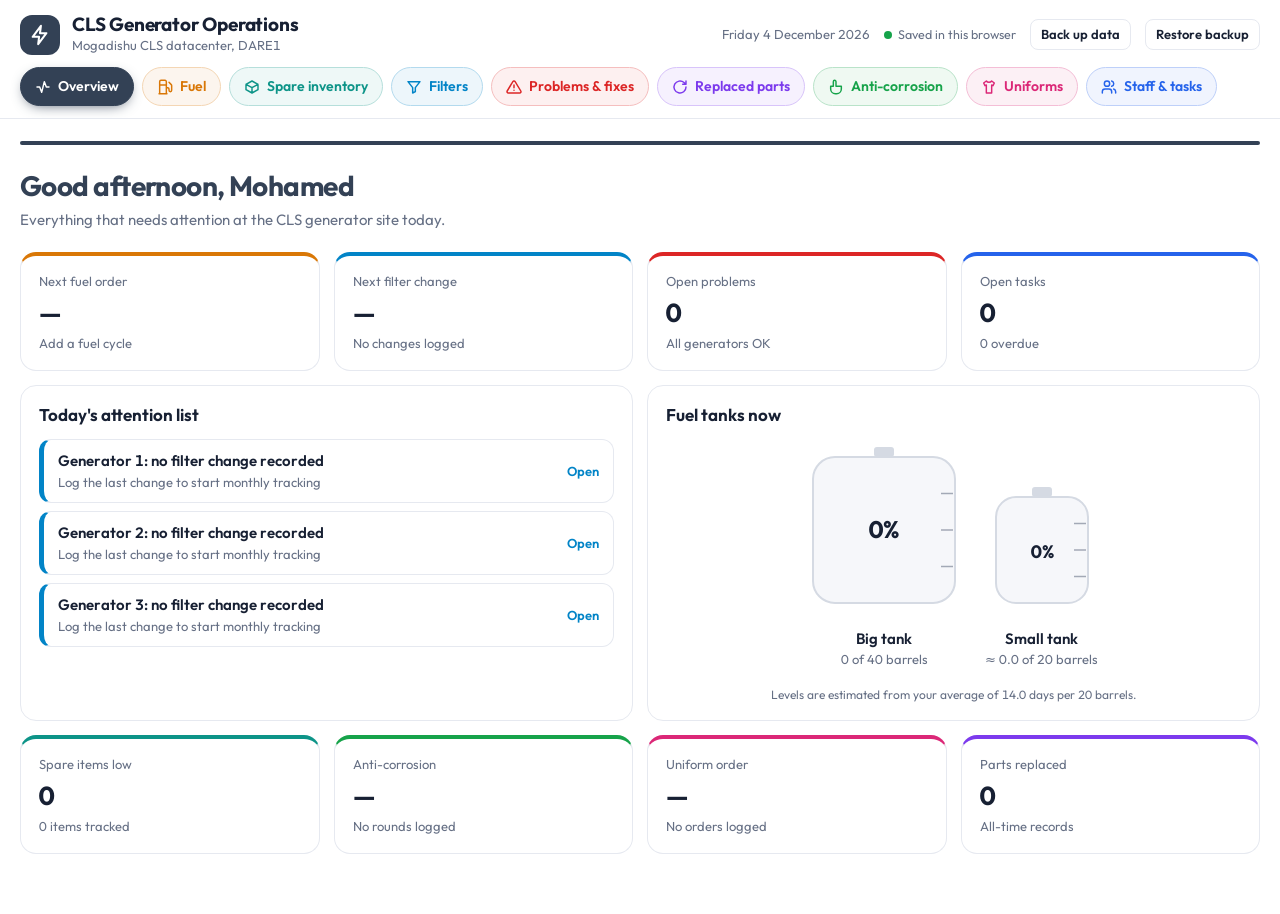
<file: index.html>
<!DOCTYPE html>
<html lang="en">
<head>
<meta charset="utf-8">
<meta name="viewport" content="width=device-width, initial-scale=1, viewport-fit=cover">
<meta name="color-scheme" content="light">
<title>CLS Generator Operations</title>
<link rel="preconnect" href="https://fonts.googleapis.com">
<link rel="preconnect" href="https://fonts.gstatic.com" crossorigin>
<link href="https://fonts.googleapis.com/css2?family=Outfit:wght@400;500;600;700;800&display=swap" rel="stylesheet">
<link rel="stylesheet" href="style.css">
</head>
<body>
<header class="top">
  <div class="bar">
    <div class="brand">
      <div class="logo" aria-hidden="true">
        <svg width="22" height="22" viewBox="0 0 24 24" fill="none" stroke="currentColor" stroke-width="2.2" stroke-linecap="round" stroke-linejoin="round"><path d="M13 2 4 14h7l-1 8 9-12h-7l1-8z"/></svg>
      </div>
      <div>
        <h1>CLS Generator Operations</h1>
        <p>Mogadishu CLS datacenter, DARE1</p>
      </div>
    </div>
    <span class="today" id="todayLbl"></span>
    <span class="sync"><span class="dot" id="syncDot"></span><span id="syncLbl">Loading…</span></span>
    <button class="btn ghost sm" id="backupBtn" type="button">Back up data</button>
    <button class="btn ghost sm" id="restoreBtn" type="button">Restore backup</button>
    <input type="file" id="restoreFile" accept="application/json,.json" hidden>
  </div>
  <nav class="tabs" id="tabs" role="tablist"></nav>
</header>
<main>
  <div class="band"></div>
  <div id="view"></div>
</main>
<div class="backdrop" id="backdrop"><div class="modal" id="modal" role="dialog" aria-modal="true"></div></div>
<div class="toast" id="toast"></div>

<script src="app.js"></script>
</body>
</html>
</file>
<file: style.css>
/* CLS Generator Operations, Mogadishu CLS */
:root{
  box-sizing:border-box;
  padding-top:env(safe-area-inset-top,0px);
  padding-bottom:env(safe-area-inset-bottom,0px);
  --bg:#ffffff; --ink:#172033; --muted:#667085; --line:#E6E9F0; --soft:#F6F7FA;
  --overview:#334155; --fuel:#D97706; --spares:#0D9488; --filters:#0284C7; --problems:#DC2626;
  --replaced:#7C3AED; --painting:#16A34A; --uniforms:#DB2777; --staff:#2563EB;
  --accent:var(--overview);
}
html{scroll-padding-top:env(safe-area-inset-top,0px)}
*,*::before,*::after{box-sizing:inherit}
html,body{margin:0;background:#fff;color:var(--ink)}
body{font-family:"Outfit",system-ui,-apple-system,"Segoe UI",Roboto,sans-serif;font-size:15px;line-height:1.5;font-variant-numeric:tabular-nums}
button,input,select,textarea{font:inherit;color:inherit}
button{cursor:pointer}
:focus-visible{outline:3px solid color-mix(in srgb,var(--accent) 45%,transparent);outline-offset:2px}

/* Header */
header.top{position:sticky;top:env(safe-area-inset-top,0px);z-index:20;background:#fff;border-bottom:1px solid var(--line)}
.bar{max-width:1280px;margin:0 auto;padding:14px 20px 0;display:flex;align-items:center;gap:14px;flex-wrap:wrap}
.brand{display:flex;align-items:center;gap:12px;margin-right:auto}
.logo{width:40px;height:40px;border-radius:12px;background:var(--accent);display:grid;place-items:center;color:#fff;transition:background .3s}
.brand h1{font-size:19px;margin:0;font-weight:700;letter-spacing:-.01em;line-height:1.15}
.brand p{margin:0;color:var(--muted);font-size:13px}
.sync{font-size:12.5px;color:var(--muted);display:flex;align-items:center;gap:6px}
.dot{width:8px;height:8px;border-radius:50%;background:#A3A9B6}
.dot.on{background:#16A34A}
.today{font-size:13px;color:var(--muted)}
nav.tabs{max-width:1280px;margin:0 auto;padding:12px 20px 12px;display:flex;gap:8px;overflow-x:auto;scrollbar-width:thin}
.tab{--c:var(--overview);border:1.5px solid color-mix(in srgb,var(--c) 30%,#fff);background:color-mix(in srgb,var(--c) 7%,#fff);color:var(--c);
  padding:8px 14px;border-radius:999px;font-weight:600;font-size:14px;white-space:nowrap;display:flex;align-items:center;gap:7px}
.tab:hover{background:color-mix(in srgb,var(--c) 14%,#fff)}
.tab[aria-selected="true"]{background:var(--c);color:#fff;border-color:var(--c);box-shadow:0 4px 14px -6px var(--c)}
.tab .n{background:#fff;color:var(--c);border-radius:999px;font-size:11.5px;padding:0 7px;font-weight:700;line-height:18px}
.tab[aria-selected="true"] .n{color:var(--c)}

main{max-width:1280px;margin:0 auto;padding:22px 20px 60px}
.band{height:4px;background:var(--accent);border-radius:4px;margin-bottom:20px;transition:background .3s}
h2.title{font-size:28px;margin:0;font-weight:700;letter-spacing:-.02em;color:var(--accent)}
.sub{color:var(--muted);margin:2px 0 20px;max-width:70ch}
.head{display:flex;align-items:flex-end;gap:12px;flex-wrap:wrap;justify-content:space-between}
h3{font-size:17px;margin:28px 0 12px;font-weight:650}

.grid{display:grid;gap:14px}
.g4{grid-template-columns:repeat(auto-fit,minmax(210px,1fr))}
.g3{grid-template-columns:repeat(auto-fit,minmax(260px,1fr))}
.g2{grid-template-columns:repeat(auto-fit,minmax(340px,1fr))}
.card{background:#fff;border:1px solid var(--line);border-radius:16px;padding:16px 18px}
.stat{border-top:4px solid var(--c,var(--accent))}
.stat .k{font-size:13px;color:var(--muted)}
.stat .v{font-size:26px;font-weight:700;letter-spacing:-.02em;margin-top:2px;color:var(--ink)}
.stat .d{font-size:13px;color:var(--muted);margin-top:2px}
.stat.clickable{cursor:pointer}
.stat.clickable:hover{border-color:var(--c)}

.pill{display:inline-flex;align-items:center;gap:5px;font-size:12.5px;font-weight:600;padding:2px 10px;border-radius:999px;white-space:nowrap}
.ok{background:#E8F7EE;color:#15803D}
.warn{background:#FFF4E0;color:#B45309}
.bad{background:#FDECEC;color:#B91C1C}
.info{background:#EAF2FE;color:#1D4ED8}
.neutral{background:var(--soft);color:var(--muted)}

.btn{border:0;background:var(--accent);color:#fff;padding:9px 16px;border-radius:10px;font-weight:600;display:inline-flex;align-items:center;gap:6px}
.btn:hover{filter:brightness(1.07)}
.btn.ghost{background:#fff;color:var(--ink);border:1px solid var(--line)}
.btn.ghost:hover{background:var(--soft)}
.btn.sm{padding:5px 10px;font-size:13px;border-radius:8px}
.btn.danger{background:#DC2626}
.icon-btn{border:1px solid var(--line);background:#fff;border-radius:8px;width:30px;height:30px;display:inline-grid;place-items:center;color:var(--muted)}
.icon-btn:hover{color:var(--ink);background:var(--soft)}

/* Tables */
.tools{display:flex;gap:8px;align-items:center;flex-wrap:wrap;margin-bottom:10px}
.search{flex:1;min-width:180px;max-width:340px;border:1px solid var(--line);border-radius:10px;padding:8px 12px;background:#fff}
.tablewrap{overflow-x:auto;border:1px solid var(--line);border-radius:14px;background:#fff}
table{border-collapse:collapse;width:100%;min-width:640px}
th{text-align:left;font-size:12.5px;color:var(--muted);font-weight:600;padding:10px 12px;background:var(--soft);border-bottom:1px solid var(--line);white-space:nowrap}
td{padding:10px 12px;border-bottom:1px solid var(--line);vertical-align:top;font-size:14px}
tr:last-child td{border-bottom:0}
tbody tr:hover td{background:color-mix(in srgb,var(--accent) 4%,#fff)}
td.act{white-space:nowrap;text-align:right;width:1%}
.empty{padding:34px 16px;text-align:center;color:var(--muted)}
.clip{max-width:280px}
.tag{display:inline-block;background:color-mix(in srgb,var(--accent) 10%,#fff);color:var(--accent);font-size:12px;font-weight:600;border-radius:6px;padding:1px 7px;margin:1px 3px 1px 0}

/* Fuel tanks */
.tanks{display:flex;gap:26px;align-items:flex-end;justify-content:center;flex-wrap:wrap;padding:6px 0}
.tank{text-align:center}
.tank .lbl{font-weight:600;margin-top:6px}
.tank .amt{color:var(--muted);font-size:13px}
.fuelhero{display:grid;grid-template-columns:minmax(260px,1fr) minmax(280px,1.3fr);gap:14px}
@media (max-width:760px){.fuelhero{grid-template-columns:1fr}}
.timeline{display:flex;flex-direction:column;gap:10px}
.step{display:flex;gap:12px;align-items:flex-start}
.step .b{width:26px;height:26px;border-radius:50%;flex:none;display:grid;place-items:center;font-size:12px;font-weight:700;border:2px solid var(--fuel);color:var(--fuel);background:#fff}
.step.done .b{background:var(--fuel);color:#fff}
.step.pred .b{border-style:dashed}
.step .t{font-weight:600}
.step .s{color:var(--muted);font-size:13px}

.alerts{display:flex;flex-direction:column;gap:8px}
.alert{display:flex;gap:12px;align-items:center;border:1px solid var(--line);border-left:5px solid var(--c);border-radius:12px;padding:10px 14px;background:#fff;cursor:pointer}
.alert:hover{background:var(--soft)}
.alert .ttl{font-weight:600}
.alert .ds{color:var(--muted);font-size:13px}
.alert .go{margin-left:auto;color:var(--c);font-weight:600;font-size:13px;white-space:nowrap}

.gen{display:flex;justify-content:space-between;align-items:center;padding:10px 0;border-bottom:1px solid var(--line)}
.gen:last-child{border-bottom:0}
.gen b{font-weight:600}
.progress{height:8px;background:var(--soft);border-radius:8px;overflow:hidden;margin-top:6px}
.progress i{display:block;height:100%;background:var(--c,var(--accent));border-radius:8px}

.org{display:flex;flex-direction:column;align-items:center;gap:0}
.orgnode{border:1.5px solid color-mix(in srgb,var(--staff) 35%,#fff);background:color-mix(in srgb,var(--staff) 6%,#fff);border-radius:12px;padding:8px 14px;text-align:center;min-width:170px}
.orgnode b{display:block;font-weight:650}
.orgnode span{font-size:12.5px;color:var(--muted)}
.orgline{width:2px;height:18px;background:color-mix(in srgb,var(--staff) 35%,#fff)}
.orgrow{display:flex;gap:10px;flex-wrap:wrap;justify-content:center}
.orgdepts{display:flex;gap:12px;flex-wrap:wrap;justify-content:center;width:100%}
.orgdept{flex:1 1 220px;display:flex;flex-direction:column;align-items:center;border:1px dashed color-mix(in srgb,var(--staff) 35%,#fff);border-radius:14px;padding:10px}
.orgdept-t{font-size:12px;font-weight:650;text-transform:uppercase;letter-spacing:.04em;color:var(--muted);margin-bottom:8px;text-align:center}
.stars{color:#F59E0B;letter-spacing:1px}

/* Modal */
.backdrop{position:fixed;inset:0;background:rgba(20,26,40,.42);display:none;align-items:flex-start;justify-content:center;z-index:50;overflow-y:auto;padding:max(24px,env(safe-area-inset-top,0px)) 14px 24px}
.backdrop.open{display:flex}
.modal{background:#fff;border-radius:18px;width:100%;max-width:620px;border-top:6px solid var(--accent);box-shadow:0 30px 60px -20px rgba(0,0,0,.35);animation:pop .18s ease-out}
@keyframes pop{from{transform:translateY(8px);opacity:0}to{transform:none;opacity:1}}
@media (prefers-reduced-motion:reduce){.modal{animation:none}}
.modal header{padding:18px 20px 4px;display:flex;justify-content:space-between;align-items:center}
.modal h4{margin:0;font-size:19px}
.modal .body{padding:10px 20px}
.modal footer{padding:12px 20px 18px;display:flex;gap:8px;justify-content:flex-end}
.form{display:grid;grid-template-columns:1fr 1fr;gap:12px}
.form .full{grid-column:1/-1}
@media (max-width:560px){.form{grid-template-columns:1fr}}
.form label{display:flex;flex-direction:column;gap:5px;font-size:13px;font-weight:600;color:#3B4456}
.form input,.form select,.form textarea{border:1px solid #D5DAE3;border-radius:10px;padding:9px 11px;background:#fff;font-weight:400;font-size:14.5px;width:100%}
.form textarea{min-height:74px;resize:vertical}
.chips{display:flex;flex-wrap:wrap;gap:6px}
.chip{border:1px solid #D5DAE3;border-radius:999px;padding:5px 11px;font-size:13px;font-weight:500;background:#fff}
.chip.on{background:var(--accent);border-color:var(--accent);color:#fff}
.hint{font-weight:400;color:var(--muted);font-size:12px}
.toast{position:fixed;left:50%;bottom:calc(20px + env(safe-area-inset-bottom,0px));transform:translateX(-50%);background:#172033;color:#fff;padding:10px 18px;border-radius:12px;font-size:14px;z-index:60;display:none}
.toast.show{display:block}
.chart{width:100%;overflow-x:auto}
.legend{display:flex;gap:14px;font-size:12.5px;color:var(--muted);margin-top:6px}
.legend i{display:inline-block;width:10px;height:10px;border-radius:3px;margin-right:5px;vertical-align:-1px}
</file>
